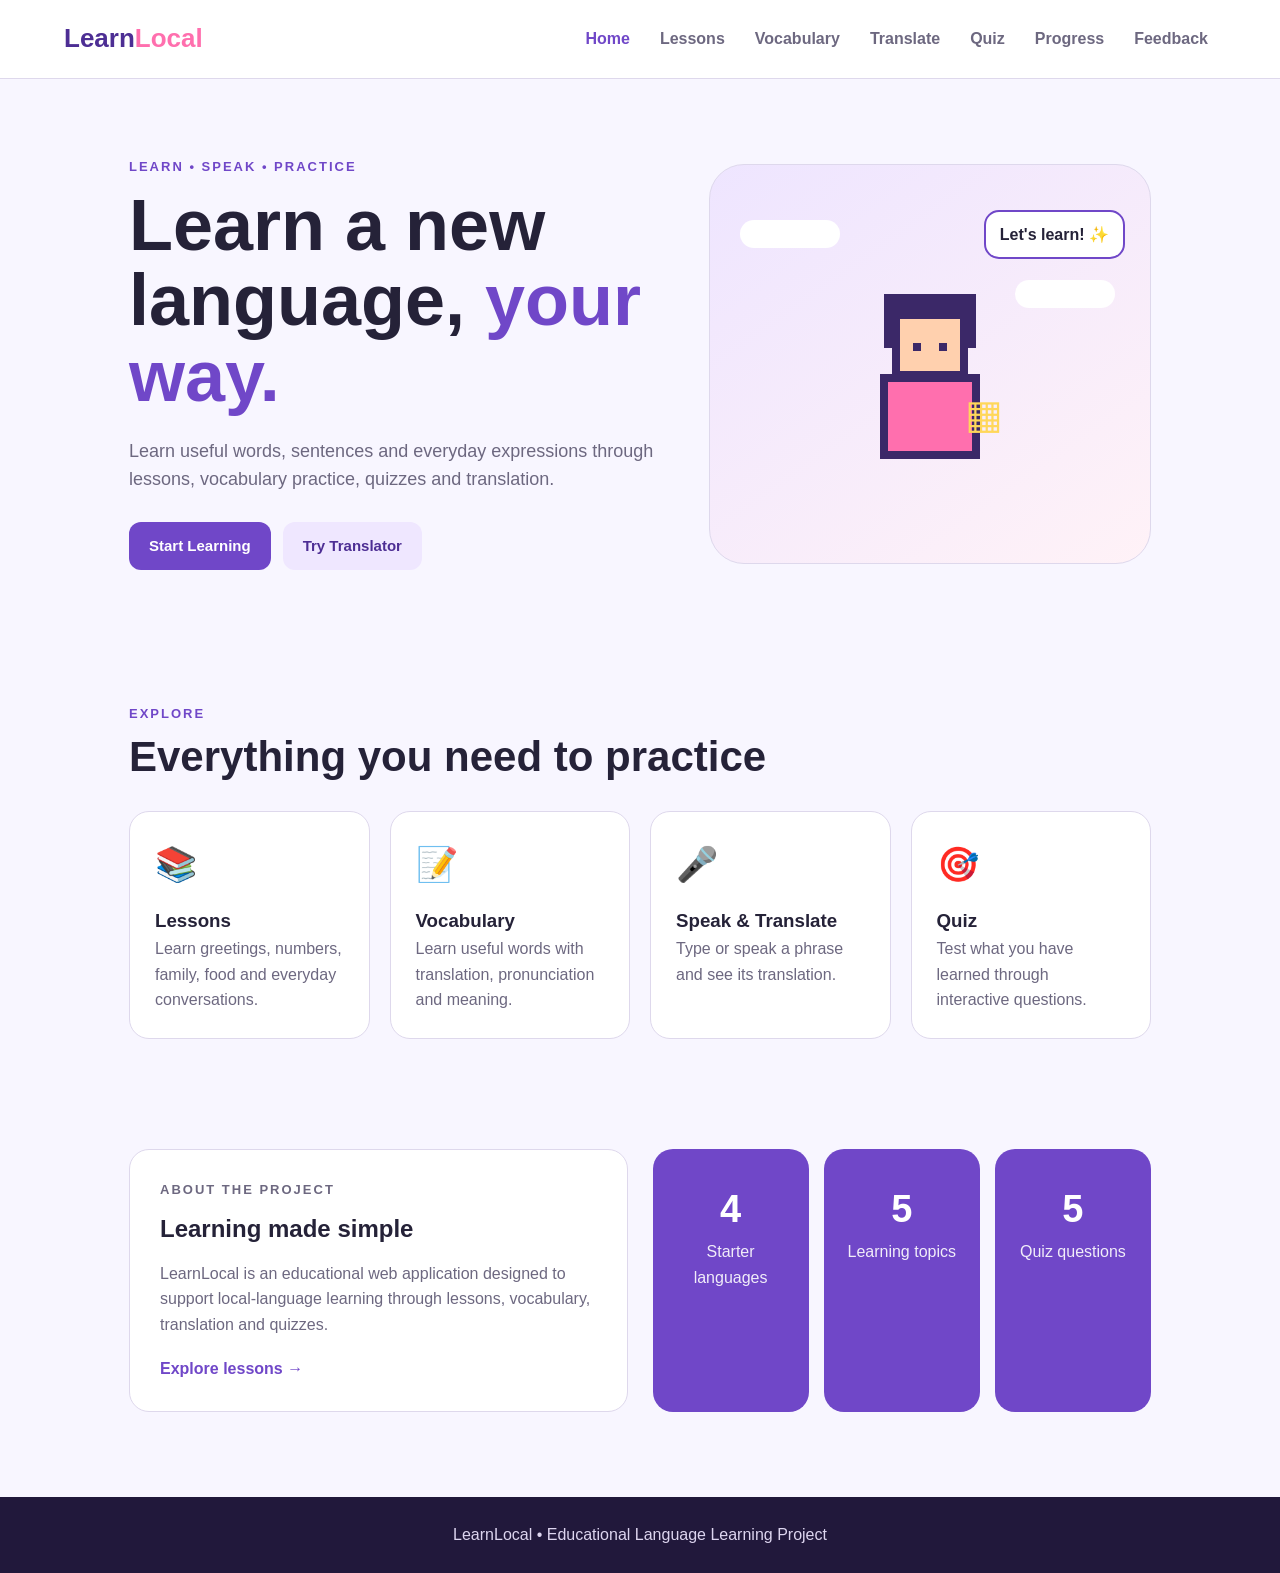
<file: index.html>
<!DOCTYPE html>
<html lang="en">
<head>
    <meta charset="UTF-8">
    <meta name="viewport" content="width=device-width, initial-scale=1.0">
    <meta name="description" content="LearnLocal - Educational language learning web application">
    <title>LearnLocal | Home</title>
    <link rel="stylesheet" href="css/style.css">
</head>
<body>
<header class="site-header">
    <a class="logo" href="index.html">
        Learn<span>Local</span>
    </a>
    <nav class="nav">
        <a class="active" href="index.html">Home</a>
        <a href="lessons.html">Lessons</a>
        <a href="vocabulary.html">Vocabulary</a>
        <a href="translator.html">Translate</a>
        <a href="quiz.html">Quiz</a>
        <a href="progress.html">Progress</a>
        <a href="feedback.html">Feedback</a>
    </nav>
</header>
<main>
    <section class="hero">
        <div class="hero-copy">
            <p class="eyebrow">
                LEARN • SPEAK • PRACTICE
            </p>
            <h1>
                Learn a new language,
                <span>your way.</span>
            </h1>
            <p class="hero-text">
                Learn useful words, sentences and everyday expressions
                through lessons, vocabulary practice, quizzes and translation.
            </p>
            <div class="hero-actions">
                <a
                    class="button primary"
                    href="lessons.html">
                    Start Learning
                </a>
                <a
                    class="button secondary"
                    href="translator.html">
                    Try Translator
                </a>
            </div>
        </div>
        <div class="hero-character">
            <div class="pixel-cloud cloud-one"></div>
            <div class="pixel-cloud cloud-two"></div>
            <div class="pixel-character">
                <div class="pixel-hair"></div>
                <div class="pixel-face">
                    <i></i>
                    <i></i>
                </div>
                <div class="pixel-body"></div>
                <div class="pixel-book">
                    ▦
                </div>
            </div>
            <div class="speech-bubble">
                Let's learn! ✨
            </div>
        </div>
    </section>
    <section class="section">
        <div class="section-heading">
            <p class="eyebrow">
                EXPLORE
            </p>
            <h2>
                Everything you need to practice
            </h2>
        </div>
        <div class="card-grid four">
            <a
                class="feature-card"
                href="lessons.html">
                <span class="feature-icon">
                    📚
                </span>
                <h3>
                    Lessons
                </h3>
                <p>
                    Learn greetings, numbers, family,
                    food and everyday conversations.
                </p>
            </a>
            <a
                class="feature-card"
                href="vocabulary.html">
                <span class="feature-icon">
                    📝
                </span>
                <h3>
                    Vocabulary
                </h3>
                <p>
                    Learn useful words with translation,
                    pronunciation and meaning.
                </p>
            </a>
            <a
                class="feature-card"
                href="translator.html">
                <span class="feature-icon">
                    🎤
                </span>
                <h3>
                    Speak & Translate
                </h3>
                <p>
                    Type or speak a phrase and see
                    its translation.
                </p>
            </a>
            <a
                class="feature-card"
                href="quiz.html">
                <span class="feature-icon">
                    🎯
                </span>
                <h3>
                    Quiz
                </h3>
                <p>
                    Test what you have learned
                    through interactive questions.
                </p>
            </a>
        </div>
    </section>
    <section class="section split-section">
        <div class="info-card">
            <p class="eyebrow">
                ABOUT THE PROJECT
            </p>
            <h2>
                Learning made simple
            </h2>
            <p>
                LearnLocal is an educational web application
                designed to support local-language learning
                through lessons, vocabulary, translation
                and quizzes.
            </p>
            <a
                class="text-link"
                href="lessons.html">
                Explore lessons →
            </a>
        </div>
        <div class="mini-stats">
            <div>
                <strong>4</strong>
                <span>Starter languages</span>
            </div>
            <div>
                <strong>5</strong>
                <span>Learning topics</span>
            </div>
            <div>
                <strong>5</strong>
                <span>Quiz questions</span>
            </div>
        </div>
    </section>
</main>
<footer class="site-footer">
    <p>
        LearnLocal • Educational Language Learning Project
    </p>
</footer>
</body>
</html>
</file>
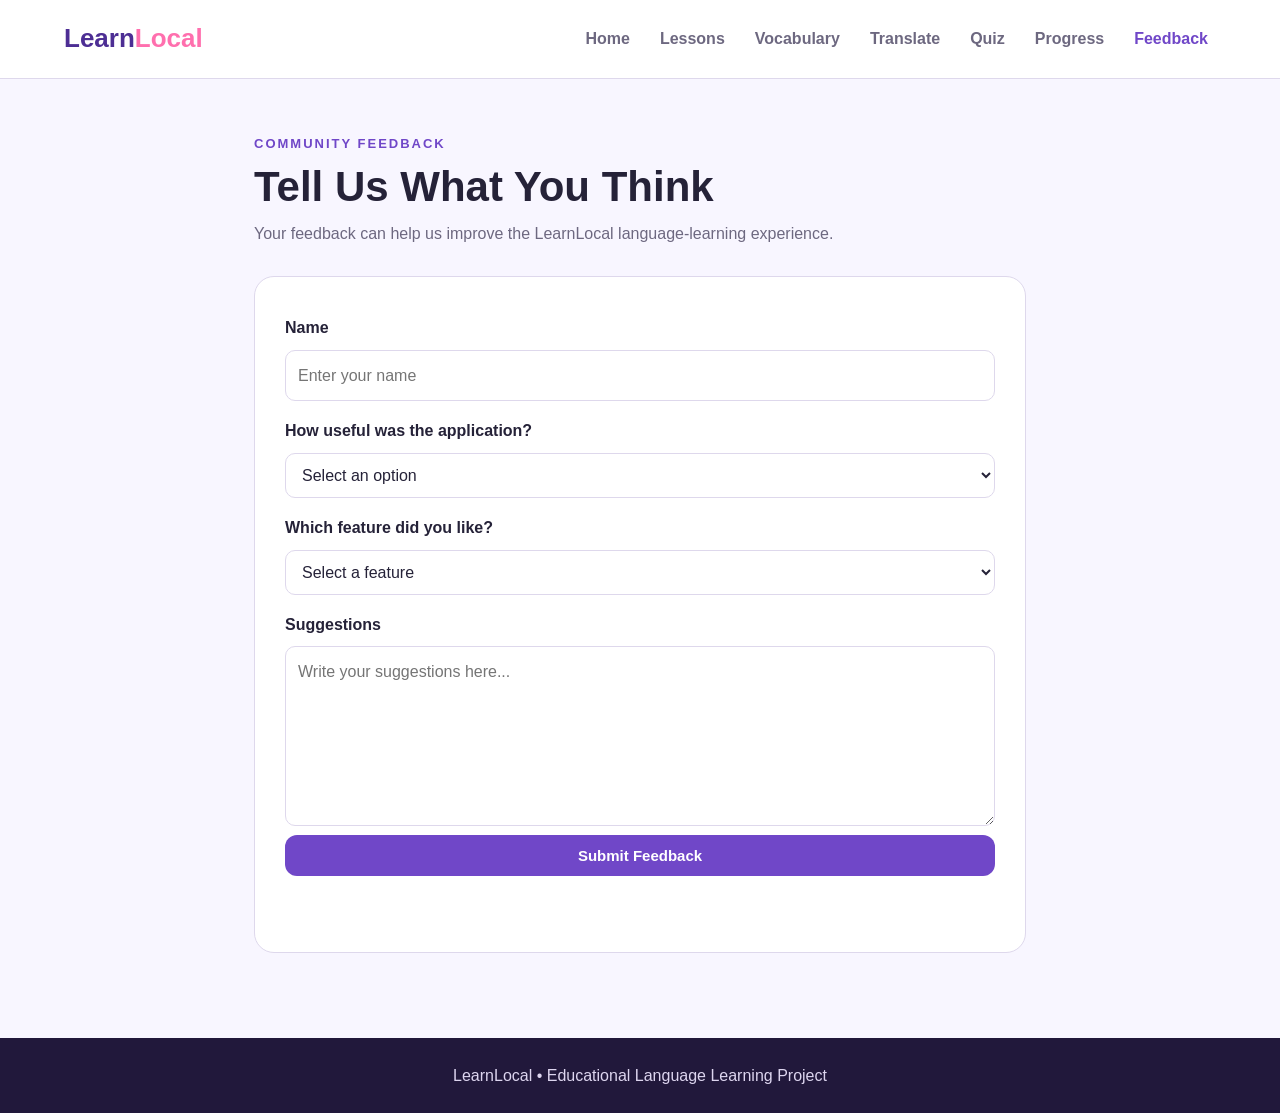
<file: feedback.html>
<!DOCTYPE html>
<html lang="en">

<head>

    <meta charset="UTF-8">

    <meta name="viewport" content="width=device-width, initial-scale=1.0">

    <title>LearnLocal | Feedback</title>

    <link rel="stylesheet" href="css/style.css">

</head>


<body>

<header class="site-header">

    <a class="logo" href="index.html">
        Learn<span>Local</span>
    </a>

    <nav class="nav">

        <a href="index.html">Home</a>

        <a href="lessons.html">Lessons</a>

        <a href="vocabulary.html">Vocabulary</a>

        <a href="translator.html">Translate</a>

        <a href="quiz.html">Quiz</a>

        <a href="progress.html">Progress</a>

        <a class="active" href="feedback.html">Feedback</a>

    </nav>

</header>


<main class="page narrow">

    <div class="page-heading">

        <p class="eyebrow">
            COMMUNITY FEEDBACK
        </p>

        <h1>
            Tell Us What You Think
        </h1>

        <p>
            Your feedback can help us improve the LearnLocal
            language-learning experience.
        </p>

    </div>


    <form class="form-card" id="feedbackForm">

        <label for="feedbackName">
            Name
        </label>

        <input
            id="feedbackName"
            name="name"
            type="text"
            placeholder="Enter your name"
            required
        >


        <label for="rating">
            How useful was the application?
        </label>

        <select
            id="rating"
            name="rating"
            required
        >

            <option value="">
                Select an option
            </option>

            <option>
                Very useful
            </option>

            <option>
                Useful
            </option>

            <option>
                Average
            </option>

            <option>
                Needs improvement
            </option>

        </select>


        <label for="favoriteFeature">
            Which feature did you like?
        </label>

        <select
            id="favoriteFeature"
            name="feature"
            required
        >

            <option value="">
                Select a feature
            </option>

            <option>
                Lessons
            </option>

            <option>
                Vocabulary
            </option>

            <option>
                Speak & Translate
            </option>

            <option>
                Quiz
            </option>

            <option>
                Progress
            </option>

        </select>


        <label for="suggestions">
            Suggestions
        </label>

        <textarea
            id="suggestions"
            name="suggestions"
            rows="6"
            placeholder="Write your suggestions here..."
            required
        ></textarea>


        <button
            class="button primary"
            type="submit"
        >
            Submit Feedback
        </button>


        <p
            id="feedbackMessage"
            class="status"
            aria-live="polite"
        ></p>

    </form>

</main>


<footer class="site-footer">

    <p>
        LearnLocal • Educational Language Learning Project
    </p>

</footer>


<script src="js/script.js"></script>

</body>

</html>
</file>
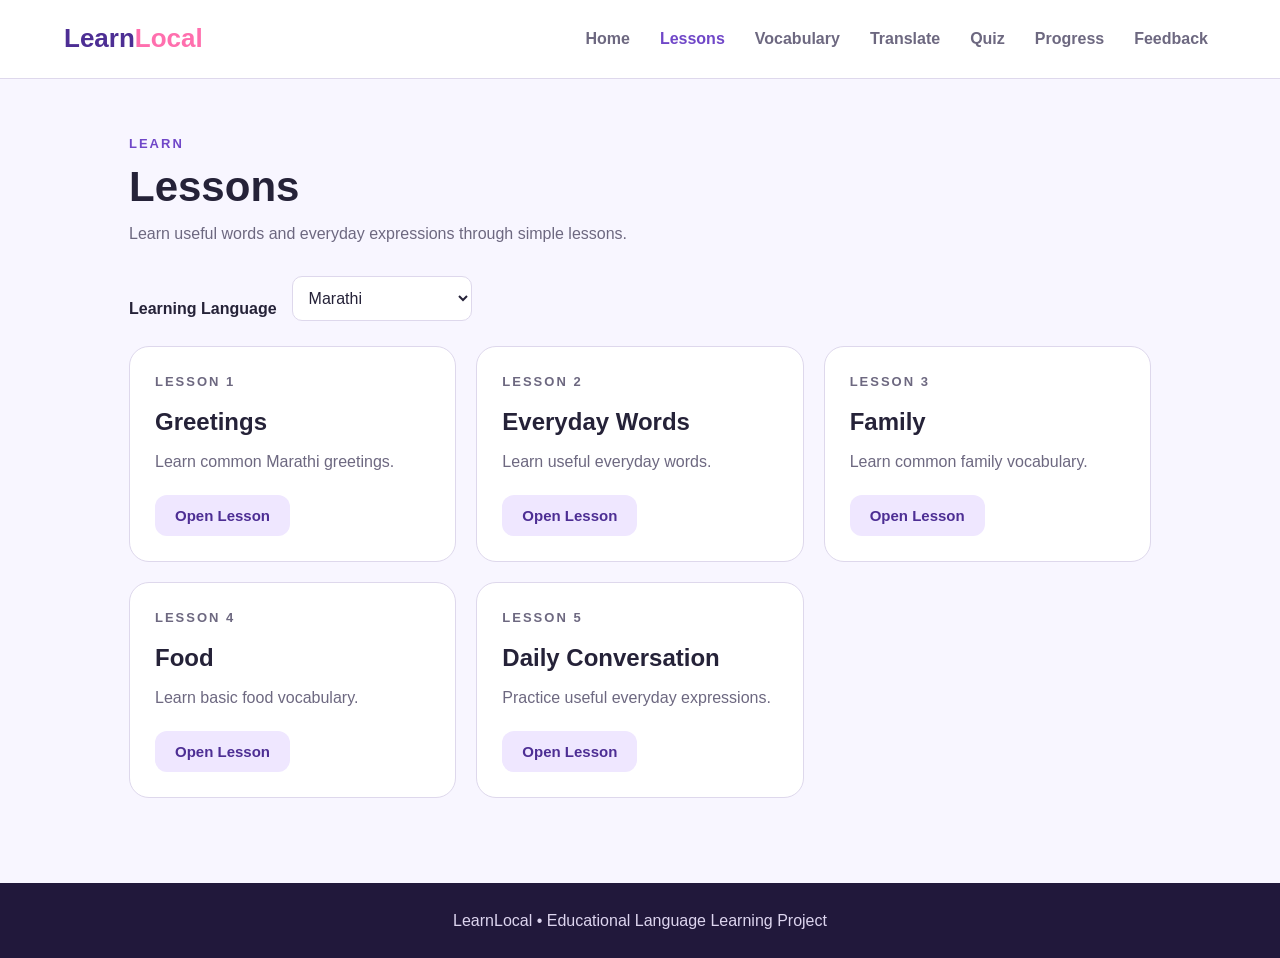
<file: lessons.html>
<!DOCTYPE html>
<html lang="en">

<head>
    <meta charset="UTF-8">
    <meta name="viewport" content="width=device-width, initial-scale=1.0">

    <title>LearnLocal | Lessons</title>

    <link rel="stylesheet" href="css/style.css">
</head>

<body>

<header class="site-header">

    <a class="logo" href="index.html">
        Learn<span>Local</span>
    </a>

    <nav class="nav">

        <a href="index.html">
            Home
        </a>

        <a class="active" href="lessons.html">
            Lessons
        </a>

        <a href="vocabulary.html">
            Vocabulary
        </a>

        <a href="translator.html">
            Translate
        </a>

        <a href="quiz.html">
            Quiz
        </a>

        <a href="progress.html">
            Progress
        </a>

        <a href="feedback.html">
            Feedback
        </a>

    </nav>

</header>


<main class="page">

    <div class="page-heading">

        <p class="eyebrow">
            LEARN
        </p>

        <h1>
            Lessons
        </h1>

        <p>
            Learn useful words and everyday expressions
            through simple lessons.
        </p>

    </div>


    <div class="language-bar">

        <label for="lessonLanguage">
            Learning Language
        </label>

        <select id="lessonLanguage">

            <option value="Marathi">
                Marathi
            </option>

            <option value="Hindi">
                Hindi
            </option>

            <option value="French">
                French
            </option>

            <option value="Korean">
                Korean
            </option>

        </select>

    </div>


    <section
        id="lessonGrid"
        class="card-grid">
    </section>


    <section
        id="lessonDetail"
        class="lesson-detail hidden">

        <button
            class="back-button"
            id="closeLesson"
            type="button">

            ← Back to Lessons

        </button>


        <p
            class="eyebrow"
            id="lessonNumber">
        </p>


        <h2 id="lessonTitle"></h2>


        <p id="lessonDescription"></p>


        <div
            id="lessonWords"
            class="word-list">
        </div>


        <button
            class="button primary"
            id="completeLesson"
            type="button">

            Mark Lesson Complete

        </button>

    </section>

</main>


<footer class="site-footer">

    <p>
        LearnLocal • Educational Language Learning Project
    </p>

</footer>


<script src="js/script.js"></script>

</body>

</html>
</file>
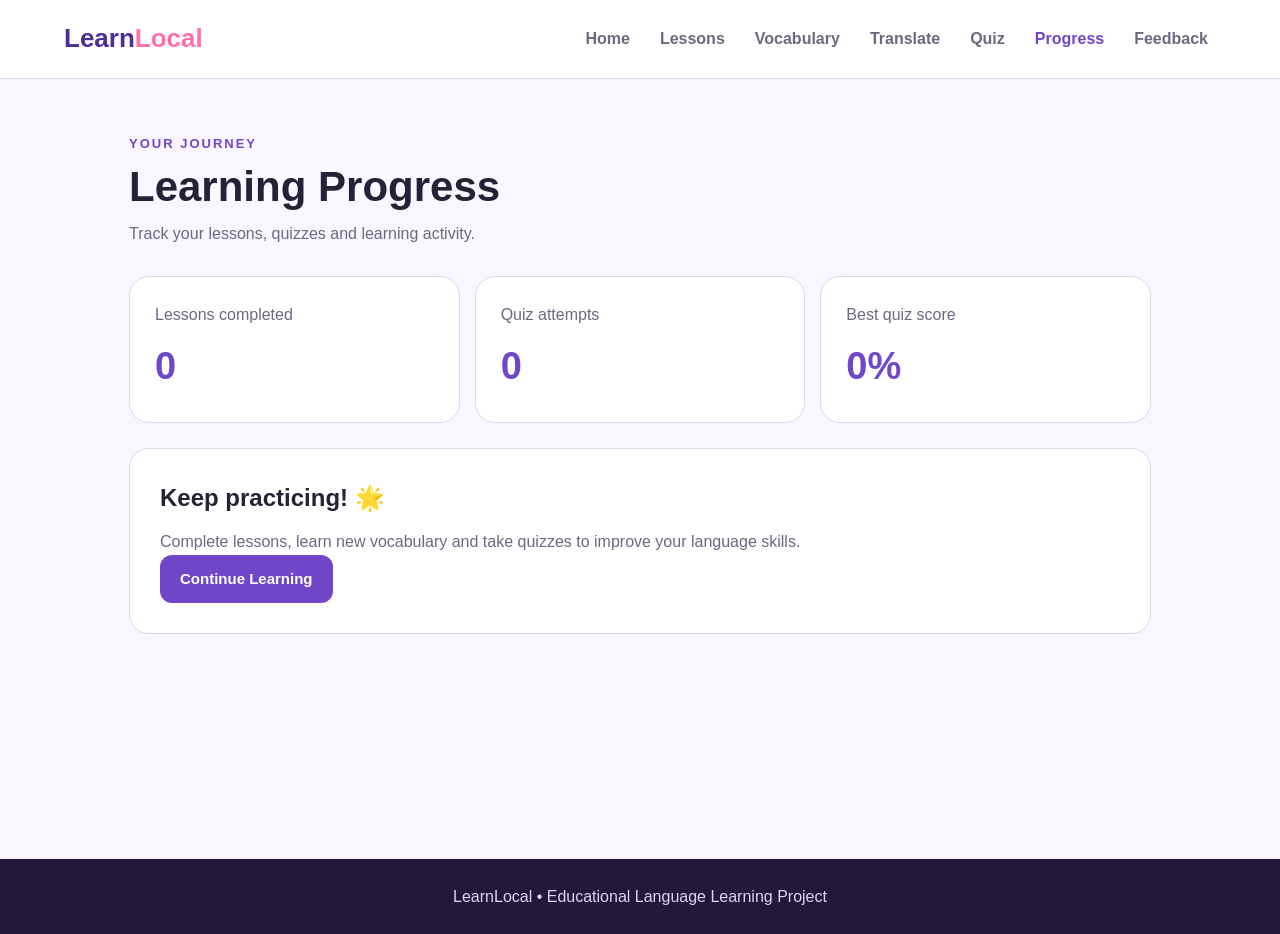
<file: progress.html>
<!DOCTYPE html>
<html lang="en">
<head>
    <meta charset="UTF-8">
    <meta name="viewport" content="width=device-width, initial-scale=1.0">

    <title>LearnLocal | Progress</title>

    <link rel="stylesheet" href="css/style.css">
</head>

<body>

<header class="site-header">

    <a class="logo" href="index.html">
        Learn<span>Local</span>
    </a>

    <nav class="nav">
        <a href="index.html">Home</a>
        <a href="lessons.html">Lessons</a>
        <a href="vocabulary.html">Vocabulary</a>
        <a href="translator.html">Translate</a>
        <a href="quiz.html">Quiz</a>
        <a class="active" href="progress.html">Progress</a>
        <a href="feedback.html">Feedback</a>
    </nav>

</header>


<main class="page">

    <div class="page-heading">

        <p class="eyebrow">
            YOUR JOURNEY
        </p>

        <h1>
            Learning Progress
        </h1>

        <p>
            Track your lessons, quizzes and learning activity.
        </p>

    </div>


    <section class="stats-grid">

        <div class="stat-card">

            <span>
                Lessons completed
            </span>

            <strong id="lessonProgress">
                0
            </strong>

        </div>


        <div class="stat-card">

            <span>
                Quiz attempts
            </span>

            <strong id="quizAttempts">
                0
            </strong>

        </div>


        <div class="stat-card">

            <span>
                Best quiz score
            </span>

            <strong id="bestScore">
                0%
            </strong>

        </div>

    </section>


    <section class="info-card">

        <h2>
            Keep practicing! 🌟
        </h2>

        <p>
            Complete lessons, learn new vocabulary and take quizzes
            to improve your language skills.
        </p>

        <a
            class="button primary"
            href="lessons.html">

            Continue Learning

        </a>

    </section>

</main>


<footer class="site-footer">

    <p>
        LearnLocal • Educational Language Learning Project
    </p>

</footer>


<script src="js/script.js"></script>

</body>
</html>
</file>
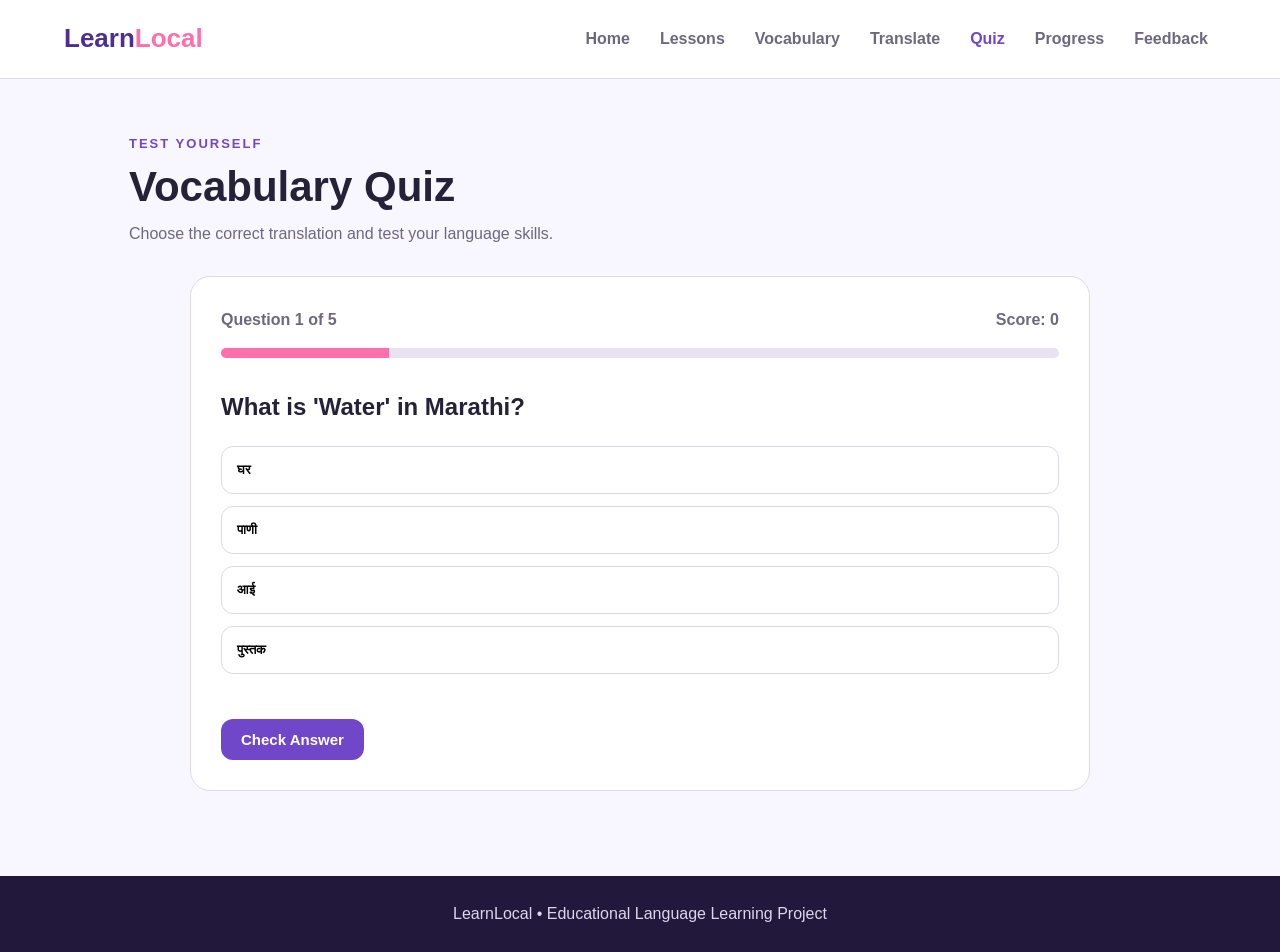
<file: quiz.html>
<!DOCTYPE html>
<html lang="en">
<head>
    <meta charset="UTF-8">
    <meta name="viewport" content="width=device-width, initial-scale=1.0">

    <title>LearnLocal | Quiz</title>

    <link rel="stylesheet" href="css/style.css">
</head>

<body>

<header class="site-header">

    <a class="logo" href="index.html">
        Learn<span>Local</span>
    </a>

    <nav class="nav">
        <a href="index.html">Home</a>
        <a href="lessons.html">Lessons</a>
        <a href="vocabulary.html">Vocabulary</a>
        <a href="translator.html">Translate</a>
        <a class="active" href="quiz.html">Quiz</a>
        <a href="progress.html">Progress</a>
        <a href="feedback.html">Feedback</a>
    </nav>

</header>


<main class="page">

    <div class="page-heading">
        <p class="eyebrow">TEST YOURSELF</p>

        <h1>Vocabulary Quiz</h1>

        <p>
            Choose the correct translation and test your language skills.
        </p>
    </div>


    <section class="quiz-card" id="quizCard">

        <div class="quiz-top">

            <span id="questionNumber">
                Question 1 of 5
            </span>

            <span id="quizScore">
                Score: 0
            </span>

        </div>


        <div class="progress-line">
            <span id="quizProgress"></span>
        </div>


        <h2 id="quizQuestion">
            Loading question...
        </h2>


        <div id="quizOptions" class="quiz-options">
        </div>


        <p
            id="quizFeedback"
            class="quiz-feedback"
            aria-live="polite">
        </p>


        <button
            class="button primary"
            id="nextQuestion"
            type="button">

            Check Answer

        </button>

    </section>


    <section
        class="result-card hidden"
        id="quizResult">

        <p class="eyebrow">
            COMPLETED
        </p>

        <h2>Your Score</h2>

        <strong id="finalScore">
            0 / 5
        </strong>

        <p id="resultMessage">
        </p>

        <a
            class="button primary"
            href="quiz.html">

            Try Again

        </a>

    </section>

</main>


<footer class="site-footer">

    <p>
        LearnLocal • Educational Language Learning Project
    </p>

</footer>


<script src="js/script.js"></script>

</body>
</html>
</file>
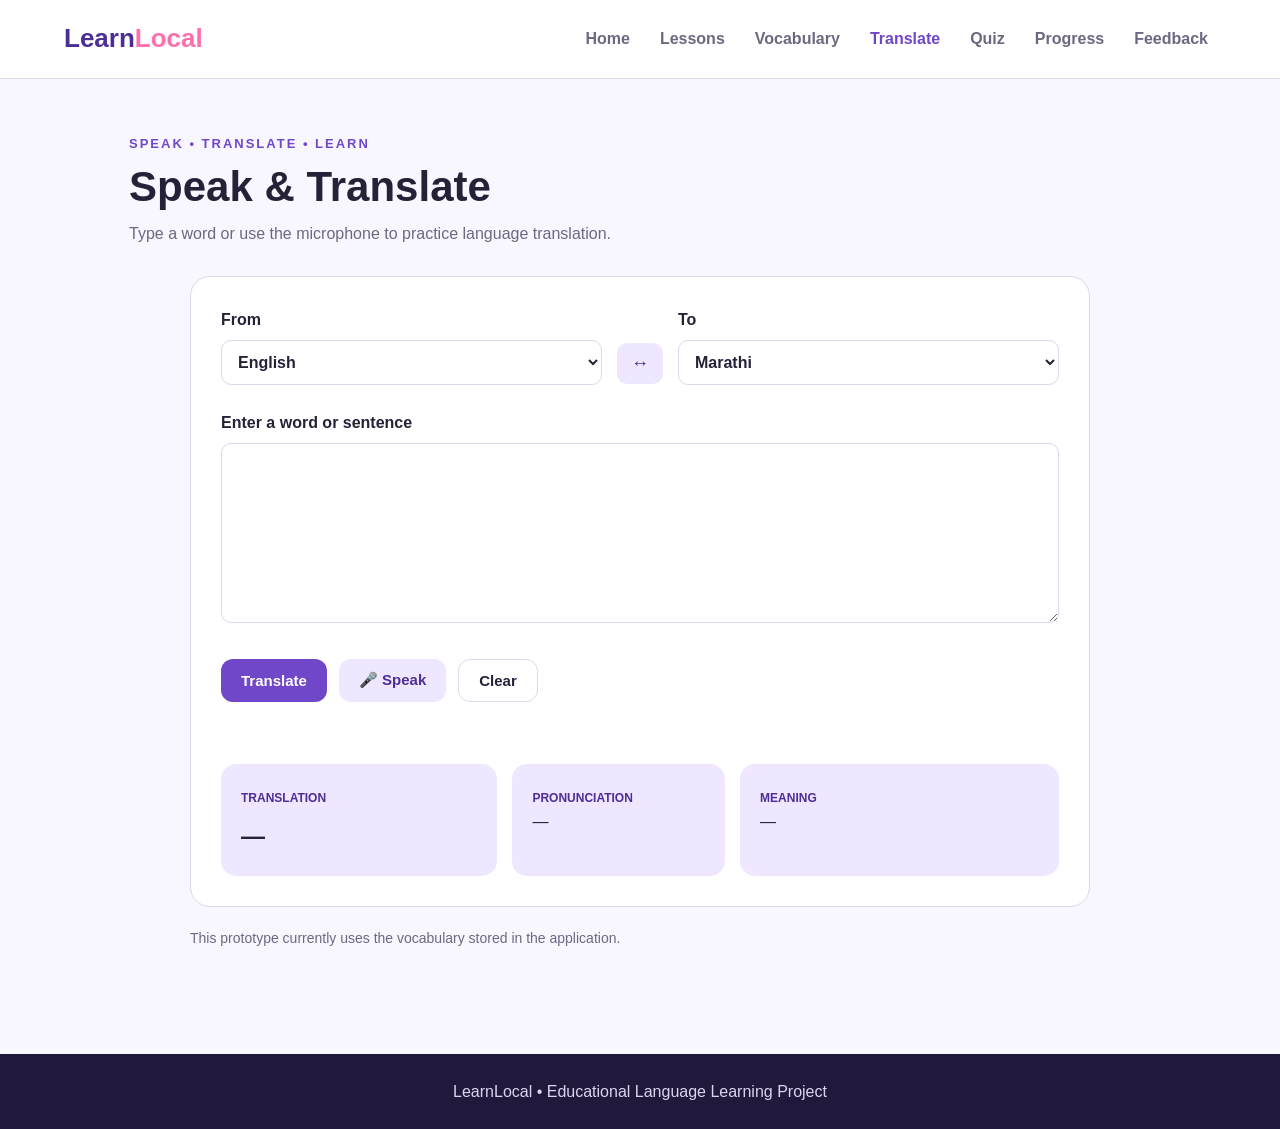
<file: translator.html>
<!DOCTYPE html>
<html lang="en">

<head>
    <meta charset="UTF-8">
    <meta name="viewport" content="width=device-width, initial-scale=1.0">

    <title>LearnLocal | Translate</title>

    <link rel="stylesheet" href="css/style.css">
</head>

<body>

<header class="site-header">

    <a class="logo" href="index.html">
        Learn<span>Local</span>
    </a>

    <nav class="nav">

        <a href="index.html">
            Home
        </a>

        <a href="lessons.html">
            Lessons
        </a>

        <a href="vocabulary.html">
            Vocabulary
        </a>

        <a class="active" href="translator.html">
            Translate
        </a>

        <a href="quiz.html">
            Quiz
        </a>

        <a href="progress.html">
            Progress
        </a>

        <a href="feedback.html">
            Feedback
        </a>

    </nav>

</header>


<main class="page">

    <div class="page-heading">

        <p class="eyebrow">
            SPEAK • TRANSLATE • LEARN
        </p>

        <h1>
            Speak & Translate
        </h1>

        <p>
            Type a word or use the microphone to practice
            language translation.
        </p>

    </div>


    <section class="translator-card">


        <div class="language-row">

            <label>

                From

                <select id="sourceLanguage">

                    <option value="English">
                        English
                    </option>

                    <option value="Marathi">
                        Marathi
                    </option>

                    <option value="Hindi">
                        Hindi
                    </option>

                    <option value="French">
                        French
                    </option>

                    <option value="Korean">
                        Korean
                    </option>

                </select>

            </label>


            <button
                id="swapLanguages"
                class="swap-button"
                type="button">

                ↔

            </button>


            <label>

                To

                <select id="targetLanguage">

                    <option value="Marathi">
                        Marathi
                    </option>

                    <option value="Hindi">
                        Hindi
                    </option>

                    <option value="English">
                        English
                    </option>

                    <option value="French">
                        French
                    </option>

                    <option value="Korean">
                        Korean
                    </option>

                </select>

            </label>

        </div>


        <label
            class="field-label"
            for="translateInput">

            Enter a word or sentence

        </label>


        <textarea
            id="translateInput"
            rows="6"
            placeholder="Example: Hello">
        </textarea>


        <div class="button-row">

            <button
                class="button primary"
                id="translateButton"
                type="button">

                Translate

            </button>


            <button
                class="button secondary"
                id="speakButton"
                type="button">

                🎤 Speak

            </button>


            <button
                class="button ghost"
                id="clearButton"
                type="button">

                Clear

            </button>

        </div>


        <p
            id="speechStatus"
            class="status"
            aria-live="polite">
        </p>


        <div class="translation-result">


            <div>

                <span class="result-label">
                    Translation
                </span>

                <h2 id="translationResult">
                    —
                </h2>

            </div>


            <div>

                <span class="result-label">
                    Pronunciation
                </span>

                <p id="pronunciationResult">
                    —
                </p>

            </div>


            <div>

                <span class="result-label">
                    Meaning
                </span>

                <p id="meaningResult">
                    —
                </p>

            </div>


        </div>

    </section>


    <p class="note">

        This prototype currently uses the vocabulary
        stored in the application.

    </p>

</main>


<footer class="site-footer">

    <p>
        LearnLocal • Educational Language Learning Project
    </p>

</footer>


<script src="js/script.js"></script>

</body>

</html>
</file>
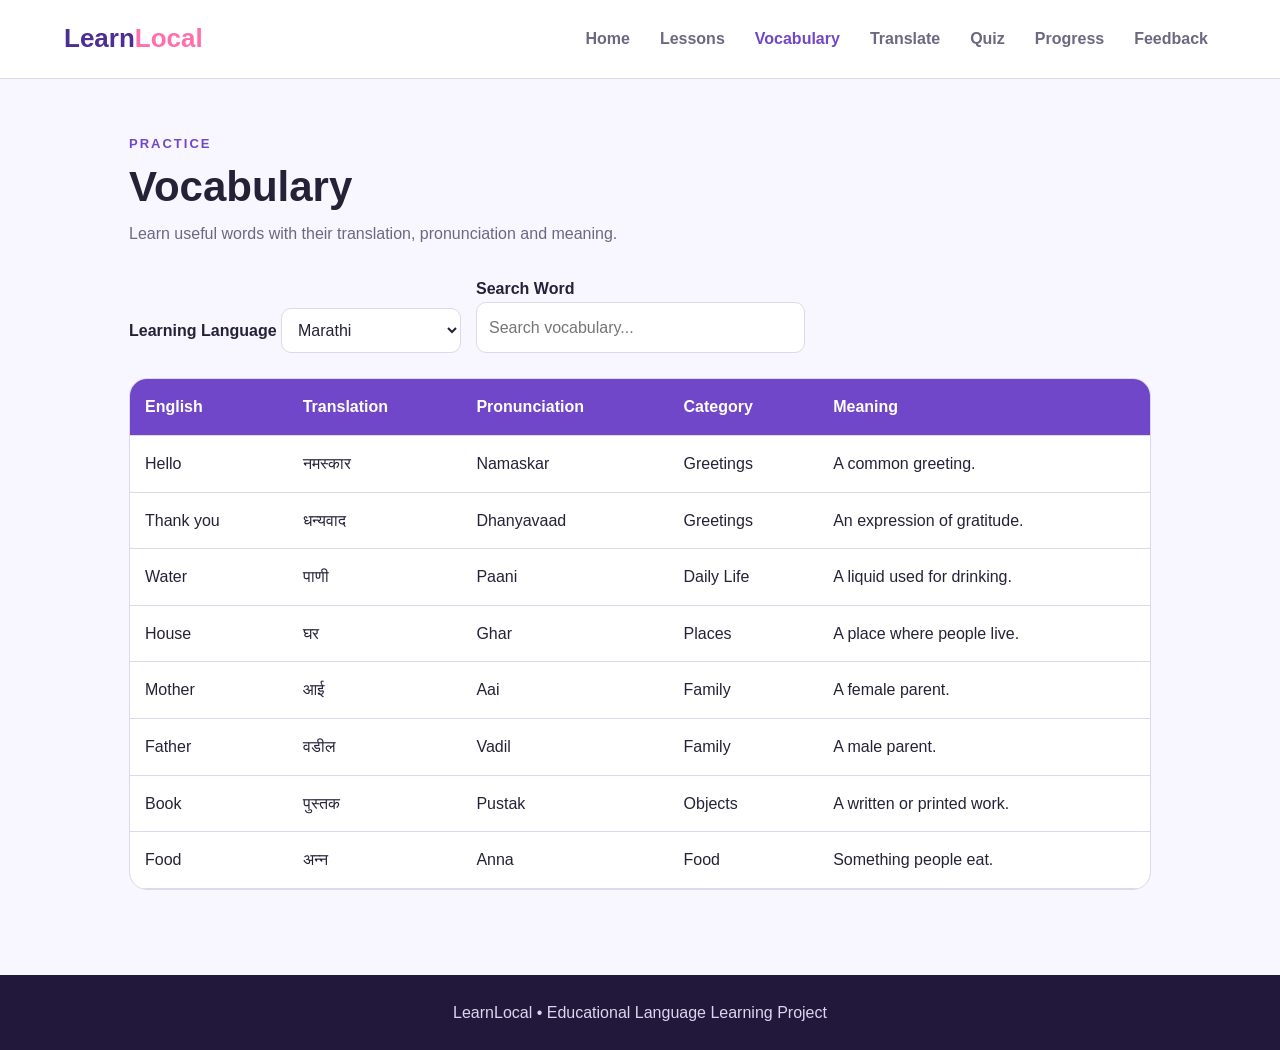
<file: vocabulary.html>
<!DOCTYPE html>
<html lang="en">

<head>
    <meta charset="UTF-8">
    <meta name="viewport" content="width=device-width, initial-scale=1.0">

    <title>LearnLocal | Vocabulary</title>

    <link rel="stylesheet" href="css/style.css">
</head>

<body>

<header class="site-header">

    <a class="logo" href="index.html">
        Learn<span>Local</span>
    </a>

    <nav class="nav">

        <a href="index.html">
            Home
        </a>

        <a href="lessons.html">
            Lessons
        </a>

        <a class="active" href="vocabulary.html">
            Vocabulary
        </a>

        <a href="translator.html">
            Translate
        </a>

        <a href="quiz.html">
            Quiz
        </a>

        <a href="progress.html">
            Progress
        </a>

        <a href="feedback.html">
            Feedback
        </a>

    </nav>

</header>


<main class="page">

    <div class="page-heading">

        <p class="eyebrow">
            PRACTICE
        </p>

        <h1>
            Vocabulary
        </h1>

        <p>
            Learn useful words with their translation,
            pronunciation and meaning.
        </p>

    </div>


    <div class="toolbar">

        <div>

            <label for="vocabularyLanguage">
                Learning Language
            </label>

            <select id="vocabularyLanguage">

                <option value="Marathi">
                    Marathi
                </option>

                <option value="Hindi">
                    Hindi
                </option>

                <option value="French">
                    French
                </option>

                <option value="Korean">
                    Korean
                </option>

            </select>

        </div>


        <div>

            <label for="vocabularySearch">
                Search Word
            </label>

            <input
                type="text"
                id="vocabularySearch"
                placeholder="Search vocabulary...">

        </div>

    </div>


    <div class="table-wrap">

        <table>

            <thead>

                <tr>

                    <th>
                        English
                    </th>

                    <th>
                        Translation
                    </th>

                    <th>
                        Pronunciation
                    </th>

                    <th>
                        Category
                    </th>

                    <th>
                        Meaning
                    </th>

                </tr>

            </thead>


            <tbody id="vocabularyBody">

            </tbody>

        </table>

    </div>

</main>


<footer class="site-footer">

    <p>
        LearnLocal • Educational Language Learning Project
    </p>

</footer>


<script src="js/script.js"></script>

</body>

</html>
</file>
<file: css/style.css>
* {
    box-sizing: border-box;
    margin: 0;
    padding: 0;
}

:root {
    --purple: #7047c8;
    --purple-dark: #4d2e94;
    --purple-light: #efe7ff;
    --pink: #ff6fae;
    --yellow: #ffd75a;
    --text: #252238;
    --muted: #6d6880;
    --white: #ffffff;
    --border: #ded8ec;
    --background: #f8f6ff;
}

body {
    font-family: Arial, sans-serif;
    color: var(--text);
    background: var(--background);
    line-height: 1.6;
}

a {
    color: inherit;
}

.site-header {
    background: var(--white);
    border-bottom: 1px solid var(--border);
    padding: 18px 5%;
    display: flex;
    justify-content: space-between;
    align-items: center;
    gap: 20px;
    flex-wrap: wrap;
}

.logo {
    color: var(--purple-dark);
    font-size: 26px;
    font-weight: 800;
    text-decoration: none;
}

.logo span {
    color: var(--pink);
}

.nav {
    display: flex;
    gap: 14px;
    flex-wrap: wrap;
}

.nav a {
    text-decoration: none;
    font-weight: 700;
    color: var(--muted);
    padding: 7px 8px;
}

.nav a:hover,
.nav a.active {
    color: var(--purple);
}

main {
    min-height: calc(100vh - 150px);
}

.hero {
    max-width: 1150px;
    margin: auto;
    min-height: 570px;
    padding: 70px 5%;
    display: grid;
    grid-template-columns: 1.1fr 0.9fr;
    gap: 40px;
    align-items: center;
}

.eyebrow {
    color: var(--purple);
    font-size: 13px;
    font-weight: 800;
    letter-spacing: 2px;
    margin-bottom: 10px;
}

.hero h1 {
    font-size: clamp(42px, 6vw, 72px);
    line-height: 1.05;
    margin-bottom: 22px;
}

.hero h1 span {
    color: var(--purple);
}

.hero-text {
    color: var(--muted);
    max-width: 650px;
    font-size: 18px;
}

.hero-actions,
.button-row {
    display: flex;
    gap: 12px;
    flex-wrap: wrap;
    margin-top: 28px;
}

.button {
    display: inline-block;
    border: 0;
    border-radius: 12px;
    padding: 12px 20px;
    font-weight: 800;
    text-decoration: none;
    cursor: pointer;
    font-size: 15px;
}

.primary {
    background: var(--purple);
    color: var(--white);
}

.primary:hover {
    background: var(--purple-dark);
}

.secondary {
    background: var(--purple-light);
    color: var(--purple-dark);
}

.ghost {
    background: var(--white);
    color: var(--text);
    border: 1px solid var(--border);
}


/* PIXEL CHARACTER */

.hero-character {
    min-height: 400px;
    position: relative;
    display: grid;
    place-items: center;
    background: linear-gradient(145deg, #eee5ff, #fff2f7);
    border: 1px solid var(--border);
    border-radius: 35px;
    overflow: hidden;
}

.pixel-character {
    width: 150px;
    height: 190px;
    position: relative;
    image-rendering: pixelated;
}

.pixel-face {
    width: 76px;
    height: 68px;
    background: #ffd0ae;
    border: 8px solid #3b2868;
    position: absolute;
    left: 37px;
    top: 42px;
}

.pixel-face i {
    display: block;
    width: 8px;
    height: 8px;
    background: #3b2868;
    position: absolute;
    top: 24px;
}

.pixel-face i:first-child {
    left: 13px;
}

.pixel-face i:last-child {
    right: 13px;
}

.pixel-hair {
    position: absolute;
    width: 92px;
    height: 54px;
    background: #3b2868;
    left: 29px;
    top: 25px;
}

.pixel-body {
    position: absolute;
    width: 100px;
    height: 85px;
    background: var(--pink);
    border: 8px solid #3b2868;
    left: 25px;
    top: 105px;
}

.pixel-book {
    position: absolute;
    right: 2px;
    bottom: 13px;
    font-size: 40px;
    color: var(--yellow);
}

.pixel-cloud {
    position: absolute;
    width: 100px;
    height: 28px;
    background: var(--white);
    border-radius: 30px;
}

.cloud-one {
    left: 30px;
    top: 55px;
}

.cloud-two {
    right: 35px;
    top: 115px;
}

.speech-bubble {
    position: absolute;
    top: 45px;
    right: 25px;
    background: var(--white);
    border: 2px solid var(--purple);
    border-radius: 15px;
    padding: 10px 14px;
    font-weight: 800;
}


/* SECTIONS */

.section,
.page {
    max-width: 1150px;
    margin: auto;
    padding: 55px 5%;
}

.section-heading,
.page-heading {
    margin-bottom: 30px;
}

.page-heading h1,
.section-heading h2 {
    font-size: 42px;
    line-height: 1.1;
}

.page-heading p:not(.eyebrow) {
    color: var(--muted);
    margin-top: 10px;
}


/* CARDS */

.card-grid {
    display: grid;
    grid-template-columns: repeat(3, 1fr);
    gap: 20px;
}

.card-grid.four {
    grid-template-columns: repeat(4, 1fr);
}

.feature-card,
.lesson-card,
.info-card,
.stat-card,
.form-card,
.quiz-card,
.result-card,
.translator-card,
.lesson-detail {
    background: var(--white);
    border: 1px solid var(--border);
    border-radius: 20px;
}

.feature-card {
    padding: 25px;
    text-decoration: none;
    transition: transform 0.2s ease;
}

.feature-card:hover {
    transform: translateY(-4px);
}

.feature-icon {
    font-size: 34px;
    display: block;
    margin-bottom: 15px;
}

.feature-card p,
.lesson-card p,
.info-card p,
.stat-card span {
    color: var(--muted);
}


/* SPLIT SECTION */

.split-section {
    display: grid;
    grid-template-columns: 1fr 1fr;
    gap: 25px;
}

.info-card {
    padding: 30px;
}

.info-card h2 {
    margin-bottom: 12px;
}

.text-link {
    display: inline-block;
    color: var(--purple);
    font-weight: 800;
    margin-top: 18px;
    text-decoration: none;
}

.mini-stats,
.stats-grid {
    display: grid;
    grid-template-columns: repeat(3, 1fr);
    gap: 15px;
}

.mini-stats div {
    background: var(--purple);
    color: white;
    border-radius: 20px;
    padding: 30px 20px;
    text-align: center;
}

.mini-stats strong {
    display: block;
    font-size: 38px;
}

.mini-stats span {
    opacity: 0.9;
}


/* FORMS AND SELECTS */

.language-bar,
.toolbar,
.language-row {
    display: flex;
    align-items: end;
    gap: 15px;
    margin-bottom: 25px;
    flex-wrap: wrap;
}

label {
    font-weight: 700;
}

input,
select,
textarea {
    width: 100%;
    border: 1px solid var(--border);
    background: var(--white);
    border-radius: 10px;
    padding: 12px;
    font: inherit;
    color: var(--text);
}

.language-bar select,
.toolbar select {
    width: auto;
    min-width: 180px;
}


/* LESSONS */

.lesson-card {
    padding: 25px;
}

.lesson-card h2 {
    margin: 8px 0;
}

.lesson-card button {
    margin-top: 20px;
}

.lesson-detail {
    margin-top: 25px;
    padding: 30px;
}

.word-list {
    display: grid;
    gap: 10px;
    margin: 25px 0;
}

.word-row {
    display: grid;
    grid-template-columns: 1fr 1fr 1fr;
    gap: 15px;
    background: var(--purple-light);
    padding: 13px;
    border-radius: 10px;
}

.back-button,
.swap-button {
    border: 0;
    background: var(--purple-light);
    color: var(--purple-dark);
    padding: 10px 14px;
    border-radius: 10px;
    cursor: pointer;
    font-weight: 800;
}

.back-button {
    margin-bottom: 25px;
}


/* TABLE */

.table-wrap {
    overflow-x: auto;
    background: white;
    border: 1px solid var(--border);
    border-radius: 18px;
}

table {
    width: 100%;
    border-collapse: collapse;
    min-width: 720px;
}

th,
td {
    padding: 15px;
    text-align: left;
    border-bottom: 1px solid var(--border);
}

th {
    background: var(--purple);
    color: white;
}


/* TRANSLATOR */

.translator-card,
.quiz-card,
.result-card,
.form-card {
    padding: 30px;
    max-width: 900px;
    margin: auto;
}

.language-row {
    align-items: end;
}

.language-row label {
    flex: 1;
}

.language-row select {
    margin-top: 7px;
}

.swap-button {
    margin-bottom: 1px;
    font-size: 18px;
}

.field-label {
    display: block;
    margin-bottom: 8px;
}

textarea {
    resize: vertical;
}

.translation-result {
    margin-top: 25px;
    display: grid;
    grid-template-columns: 1.3fr 1fr 1.5fr;
    gap: 15px;
}

.translation-result > div {
    background: var(--purple-light);
    border-radius: 15px;
    padding: 20px;
}

.result-label {
    color: var(--purple-dark);
    font-size: 12px;
    font-weight: 800;
    text-transform: uppercase;
}

.translation-result h2 {
    margin-top: 8px;
}

.status {
    color: var(--purple-dark);
    font-weight: 700;
    min-height: 25px;
    margin-top: 12px;
}

.note {
    max-width: 900px;
    margin: 20px auto;
    color: var(--muted);
    font-size: 14px;
}


/* QUIZ */

.quiz-top {
    display: flex;
    justify-content: space-between;
    color: var(--muted);
    font-weight: 800;
}

.progress-line {
    height: 10px;
    background: #e8e2f2;
    border-radius: 10px;
    margin: 15px 0 30px;
    overflow: hidden;
}

.progress-line span {
    display: block;
    width: 10%;
    height: 100%;
    background: var(--pink);
}

.quiz-card h2 {
    margin-bottom: 20px;
}

.quiz-options {
    display: grid;
    gap: 12px;
}

.quiz-option {
    width: 100%;
    text-align: left;
    border: 1px solid var(--border);
    background: white;
    padding: 15px;
    border-radius: 12px;
    cursor: pointer;
    font-weight: 700;
}

.quiz-option:hover,
.quiz-option.selected {
    border-color: var(--purple);
    background: var(--purple-light);
}

.quiz-feedback {
    min-height: 30px;
    margin-top: 15px;
    font-weight: 800;
}

.result-card {
    text-align: center;
}

.result-card strong {
    display: block;
    font-size: 64px;
    color: var(--purple);
    margin: 15px 0;
}


/* PROGRESS */

.stats-grid {
    margin-bottom: 25px;
}

.stat-card {
    padding: 25px;
}

.stat-card strong {
    display: block;
    color: var(--purple);
    font-size: 38px;
    margin-top: 8px;
}


/* FEEDBACK */

.form-card {
    display: grid;
    gap: 9px;
}

.form-card label {
    margin-top: 8px;
}


/* UTILITIES */

.hidden {
    display: none;
}

.narrow {
    max-width: 900px;
}


/* FOOTER */

.site-footer {
    background: #21183b;
    color: #ddd5ef;
    text-align: center;
    padding: 25px;
    margin-top: 30px;
}


/* MOBILE */

@media (max-width: 900px) {

    .hero,
    .split-section {
        grid-template-columns: 1fr;
    }

    .card-grid.four {
        grid-template-columns: repeat(2, 1fr);
    }

    .card-grid {
        grid-template-columns: repeat(2, 1fr);
    }

    .translation-result {
        grid-template-columns: 1fr;
    }
}

@media (max-width: 600px) {

    .hero {
        padding-top: 40px;
    }

    .hero h1 {
        font-size: 42px;
    }

    .card-grid,
    .card-grid.four,
    .mini-stats,
    .stats-grid {
        grid-template-columns: 1fr;
    }

    .site-header {
        align-items: flex-start;
    }

    .nav {
        gap: 4px;
    }

    .nav a {
        padding: 5px;
        font-size: 14px;
    }

    .word-row {
        grid-template-columns: 1fr;
    }

    .hero-character {
        min-height: 330px;
    }
}
</file>
